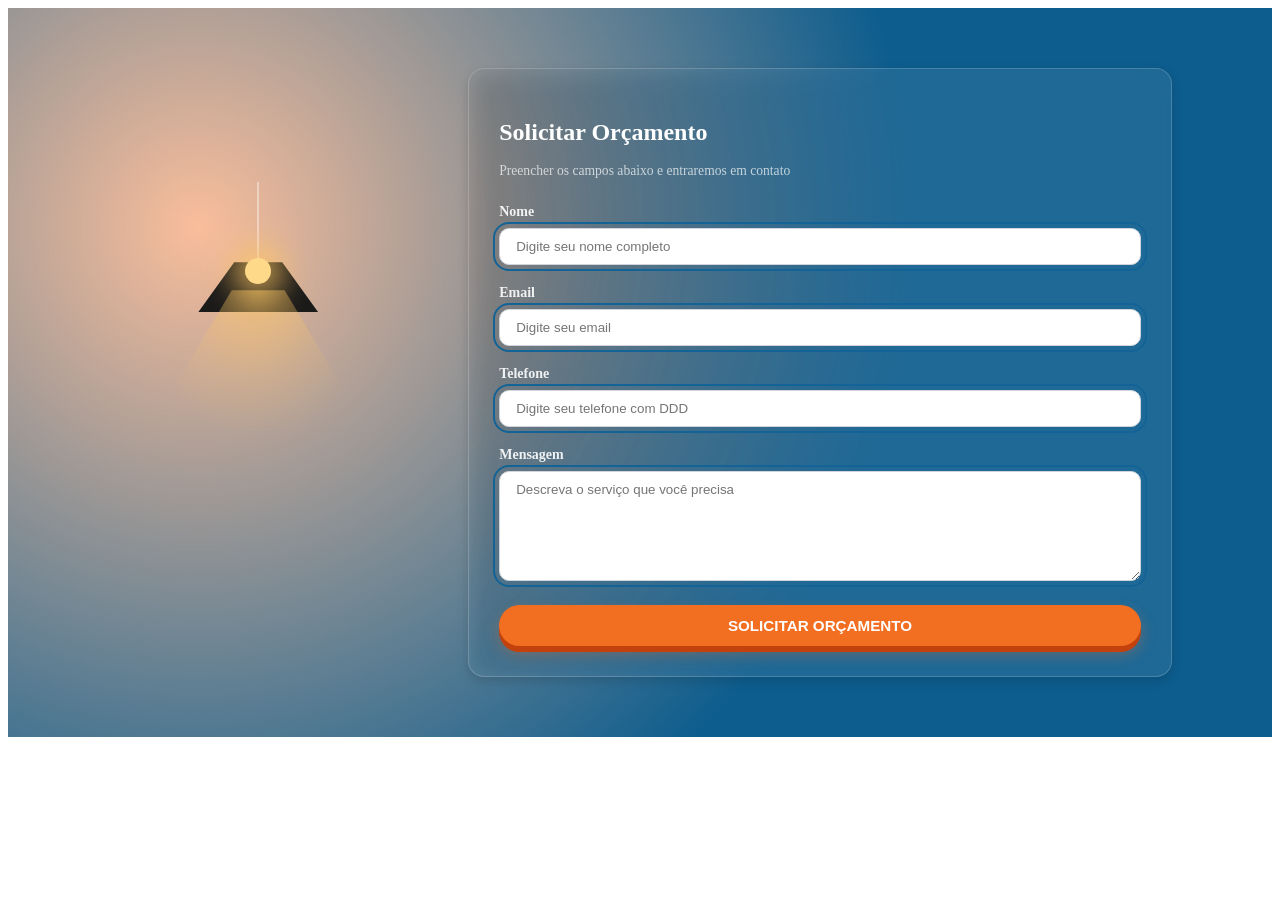
<file: testando/formulario/index.html>
<!DOCTYPE html>
<html lang="pt-br">

<head>
    <meta charset="UTF-8">
    <meta name="viewport" content="width=device-width, initial-scale=1.0">
    <title>Document</title>
    <link rel="stylesheet" href="style.css">
</head>

<body>
    <section class="container-formulario">

        <div class="lamp-wrapper">
            <div class="lamp-cord"></div>
            <div class="lamp-shade"></div>
            <div class="lamp-glow"></div>
            <div class="lamp-cone"></div>
        </div>


        <section class="container-contato">
            <h2 class="formulario-titulo">Solicitar Orçamento</h2>
            <p class="formulario-subtitulo">Preencher os campos abaixo e entraremos em contato</p>

            <form action="https://api.web3forms.com/submit" method="POST">
                <input type="hidden" name="access_key" value="bb0d2807-3f85-4d67-b109-12ff6352b318">
                <div class="grupo-formulario">
                    <label for="nome">Nome</label>
                    <input type="text" id="nome" name="nome" required placeholder="Digite seu nome completo">
                </div>

                <div class="grupo-formulario">
                    <label for="email">Email</label>
                    <input type="email" id="email" name="email" required placeholder="Digite seu email">
                </div>

                <div class="grupo-formulario">
                    <label for="telefone">Telefone</label>
                    <input type="tel" id="telefone" name="telefone" required placeholder="Digite seu telefone com DDD">
                </div>

                <div class="grupo-formulario">
                    <label for="mensagem">Mensagem</label>
                    <textarea id="mensagem" name="mensagem" placeholder="Descreva o serviço que você precisa"></textarea>
                </div>

                <button type="submit" class="btn-form">SOLICITAR ORÇAMENTO</button>
            </form>

        </section>
    </section>
    <script src="formulario.js"></script>
</body>

</html>
</file>
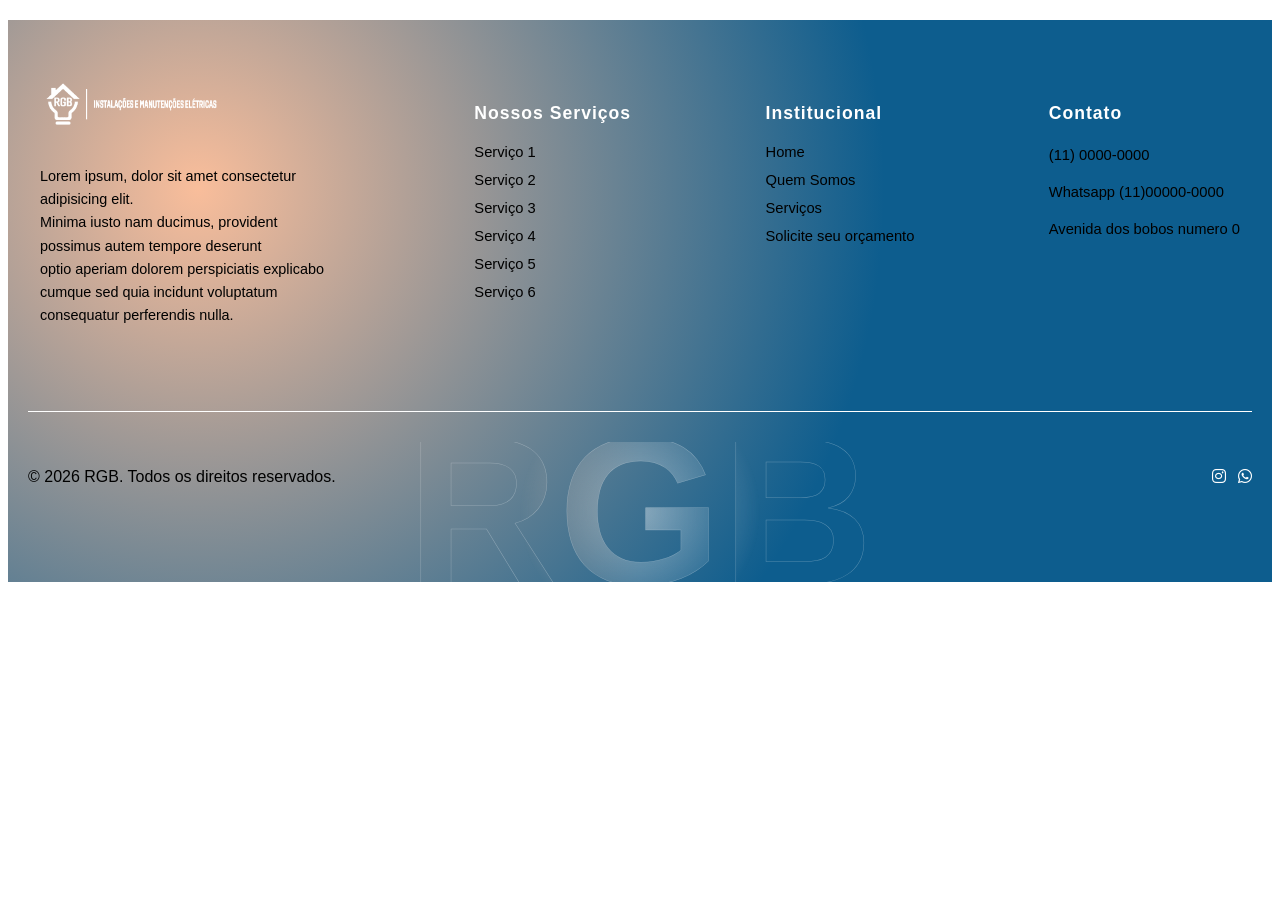
<file: testando/footer/footer.html>
<!DOCTYPE html>
<html lang="en">

<head>
    <meta charset="UTF-8">
    <meta name="viewport" content="width=device-width, initial-scale=1.0">
    <title>Document</title>
    <link rel="stylesheet" href="footer.css">
    <link rel="stylesheet" href="https://cdnjs.cloudflare.com/ajax/libs/font-awesome/6.5.1/css/all.min.css">
    
</head>

<body>
    <footer class="container-footer">
        <div class="footer-content">
            <div class="logo_e_resumo">
                <a href="../index.html">
                    <img class="nav_logo" src="../Imagens/rgb-logo-horizontal.png"
                        alt="Logo RGB Instalações e Manutenções Elétricas">
                </a>
                <p>Lorem ipsum, dolor sit amet consectetur adipisicing elit. <br>Minima iusto nam ducimus, provident
                    possimus autem tempore deserunt <br> optio aperiam dolorem perspiciatis explicabo cumque sed quia
                    incidunt voluptatum consequatur perferendis nulla.</p>
            </div>
            <div class="nossos_servicos">
                <h4>Nossos Serviços</h4>
                <a href="#">Serviço 1</a>
                <a href="#">Serviço 2</a>
                <a href="#">Serviço 3</a>
                <a href="#">Serviço 4</a>
                <a href="#">Serviço 5</a>
                <a href="#">Serviço 6</a>
            </div>
            <div class="institucional">
                <h4>Institucional</h4>
                <a href="../index.html">Home</a>
                <a href="quemSomos.html">Quem Somos</a>
                <a href="servicos.html">Serviços</a>
                <a href="paginaOrcamento.html">Solicite seu orçamento</a>
            </div>
            <div class="contato">
                <h4>Contato</h4>
                <p class="contato-item">(11) 0000-0000</p>
                <p class="contato-item">Whatsapp (11)00000-0000</p>
                <p class="contato-item">Avenida dos bobos numero 0</p>
            </div>
        </div>
        <hr class="footer-divider">
        <div class="footer-bottom">
            <p>© 2026 RGB. Todos os direitos reservados.</p>
            <div class="footer-socials">
                <a href="#"><i class="fab fa-instagram"></i>
                </a>
                <a href="#"><i class="fab fa-whatsapp"></i></a>
            </div>
        </div>
        <div class="hover-text-wrap">
            <h2 class="hover-text-base">
                <span class="letter letter-r">R</span>
                <span class="letter letter-g">G</span>
                <span class="letter letter-b">B</span>
            </h2>
            <h2 class="hover-text-fill">
                <span class="letter letter-r">R</span>
                <span class="letter letter-g">G</span>
                <span class="letter letter-b">B</span>
            </h2>
        </div>

    </footer>
    <script src="footer.js"></script>
</body>

</html>
</file>
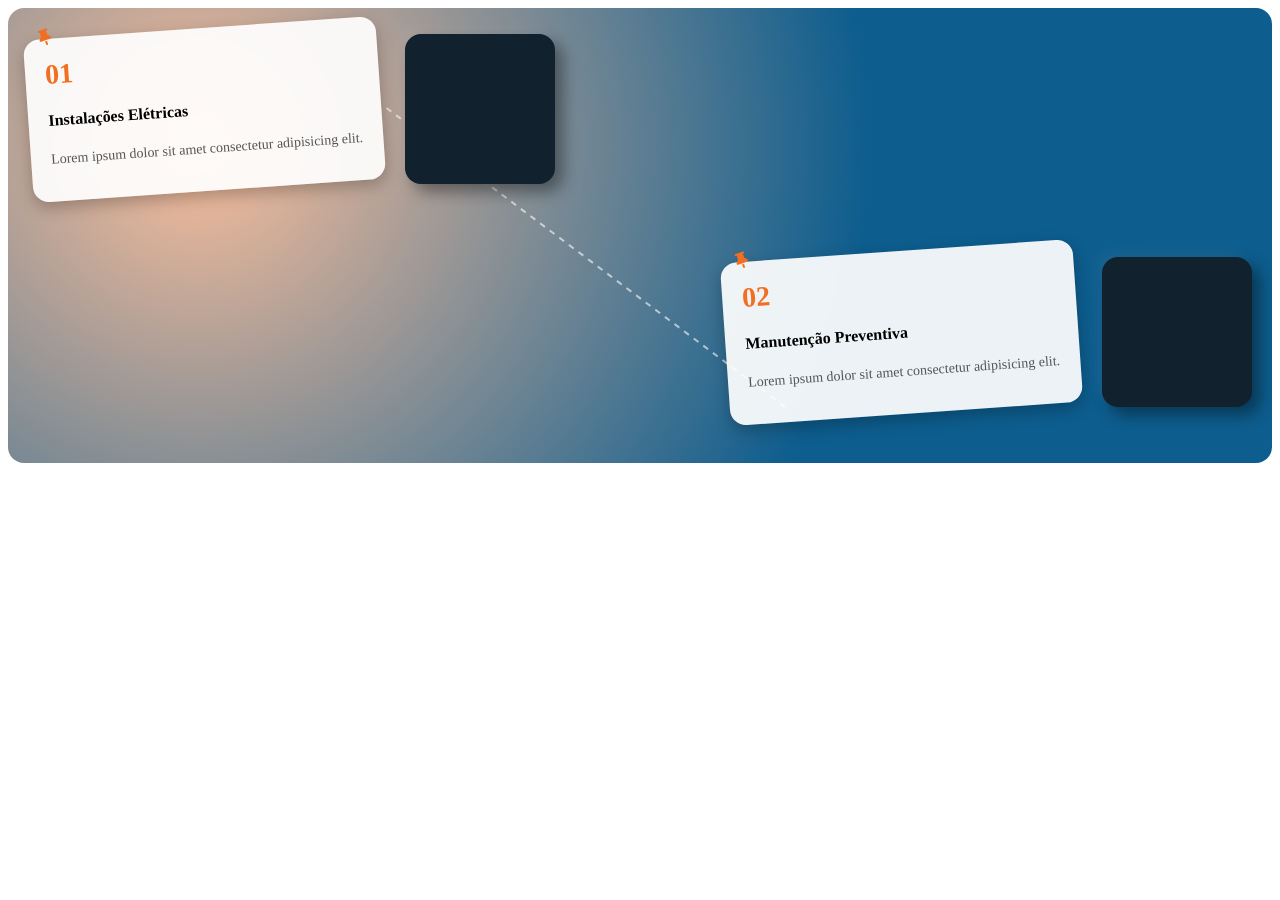
<file: testando/serviços/servicos.html>
<!DOCTYPE html>
<html lang="pt-br">

<head>
    <meta charset="UTF-8">
    <meta name="viewport" content="width=device-width, initial-scale=1.0">
    <title>Document</title>
    <link rel="stylesheet" href="servicos.css">
    <link rel="stylesheet" href="https://cdnjs.cloudflare.com/ajax/libs/font-awesome/6.5.1/css/all.min.css">
</head>

<body>
    <section class="servicos">
        <svg class="linha-servico" viewBox="0 0 707 455" xmlns="http://www.w3.org/2000/svg">
            <line x1="100" y1="100" x2="500" y2="400" stroke="rgba(255,255,255,0.6)" stroke-width="2" stroke-dasharray="6 6"></line>
        </svg>
        <div class="servico-item servico-item-esquerda">
            <div class="servico-passo">
                <p class="passo-numero">01</p>
                <i class="fa-solid fa-thumbtack"></i>
                <h4>Instalações
                    Elétricas
                </h4>
                <p class="passo-texto">Lorem ipsum dolor sit amet consectetur adipisicing elit. </p>
            </div>

            <div class="servico-media"></div>
        </div>
        <div class="servico-item servico-item-direita">
            <div class="servico-passo">
                <p class="passo-numero">02</p>
                <i class="fa-solid fa-thumbtack"></i>
                <h4>Manutenção Preventiva
                </h4>
                <p class="passo-texto">Lorem ipsum dolor sit amet consectetur adipisicing elit. </p>
            </div>
            <div class="servico-media"></div>
        </div>
    </section>
    <script src="servicos.js"></script>
</body>

</html>
</file>
<file: testando/formulario/style.css>
.container-formulario {
    display: flex;
    align-items: center;
    justify-content: center;
    gap: 60px;
    flex-wrap: wrap;
    padding: 60px 20px;
    background: radial-gradient(circle at 15% 30%, rgba(242, 110, 33, 0.45) 0%, rgb(13, 93, 142) 60%);
}

/*Formulario contato*/

.container-contato {
  flex: 0.8;
  border-radius: 16px;
  padding: 30px;
  display: flex;
  flex-direction: column;
  justify-content: center;
  box-shadow: 0 4px 12px rgba(0, 0, 0, 0.15);
  backdrop-filter: blur(14px);
  border: 1px solid rgba(255,255,255,0.18);
  background: rgba(255,255,255,0.08);
}

.formulario-titulo{
    color: #ffffff;
    font-size: 1.5rem;
    font-weight: bold;
    margin-bottom: 1px;
}

.formulario-subtitulo{
    color: rgba(255,255,255,0.7);
    font-size: 0.85rem;
    margin-bottom: 1.5rem;
    line-height: 1.4;
}

.grupo-formulario{
    margin-bottom: 1.25rem;
}

.grupo-formulario label{
    display: block;
    font-size: 0.875rem;
    color: rgba(255,255,255,0.9);
    margin-bottom: 6px;
    font-weight: 700;
    margin-bottom: 8px;
}

.grupo-formulario input,
 .grupo-formulario textarea {
  width: 100%;
  border-radius: 10px;
  outline: 2px solid #136397;
  border: 2px solid transparent;
  font-family: -apple-system, BlinkMacSystemFont, 'Segoe UI', Roboto, Oxygen, Ubuntu, Cantarell, 'Open Sans', 'Helvetica Neue', sans-serif;
  background-color: #ffffff;
  outline-offset: 4px;
  padding: 10px 1rem;
  box-sizing: border-box;
  border: 1.5px solid #d1d5db;
}

.grupo-formulario textarea {
  min-height: 110px;
  resize: vertical;
}

.grupo-formulario input:focus,
.grupo-formulario textarea:focus {
  background-color: #ffffff;
  outline: none;
  box-shadow: 0 0 0 2px #F26E21, 0 0 0 2px #136397;
}



/*Configurações botão orçamento*/

.btn-form {
    position: relative;
    display: inline-flex;
    align-items: center;
    justify-content: center;
    padding: 12px 28px;
    background-color: #F26E21;
    color: #ffffff;
    font-size: 0.95rem;
    font-weight: 700;
    text-decoration: none;
    border-radius: 999px;
    border: none;
    outline: none;
    cursor: pointer;
    box-shadow: 0 6px 0px #c2410c, 0 8px 15px rgba(242, 110, 33, 0.35);
    overflow: hidden;
    z-index: 1;
    transition: all 0.25s cubic-bezier(0.25, 0.8, 0.25, 1);
    width: 100%;
}

.btn-form:before {
    content: '';
    position: absolute;
    top: 0;
    left: 0;
    width: 0%;
    height: 100%;
    background-color: #136397;
    /* Azul RGB no hover */
    border-radius: 999px;
    z-index: -1;
    transition: width 0.35s ease-in-out;
}

.btn-form:hover{
    box-shadow: 0 6px 0px #0e4b73, 0 10px 20px rgba(19, 99, 151, 0.4);
    transform: translateY(-2px);
}

.btn-form:hover::before {
  width: 100%;
}

/*Configurações lampada*/
.lamp-wrapper{
  position: relative;
  width: 300px;
  height: 380px;
  display: flex;
  flex-direction: column;
  align-items: center;
}

.lamp-cord{
  width: 2px;
  height: 80px;
  background:rgba(255,255,255,0.4);
}

.lamp-shade{
  width: 120px;
  height: 50px;
  background-color: #1a1a1a;
  clip-path: polygon(30% 0%, 70% 0%, 100% 100%, 0% 100%);
}

.lamp-glow{
  position: absolute;
  top: 76px;
  width: 26px;
  height: 26px;
  border-radius: 50%;
  background: #ffd98a;
  box-shadow: 0 0 30px 14px rgba(255, 200, 100, 0.7);
}

.lamp-cone{
  position: absolute;
  top: 108px;
  width: 220px;
  height: 140px;
  background: radial-gradient(ellipse at top, rgba(255, 200, 100, 0.55) 0%, rgba(255, 200, 100, 0.15) 45%, transparent 75%);
  clip-path: polygon(38% 0%, 62% 0%, 100% 100%, 0% 100%);
}

.lamp-glow, .lamp-cone{
  opacity: 0;
}

@keyframes acender {
  0%   { opacity: 0; }
  20%  { opacity: 1; }
  35%  { opacity: 0.4; }
  50%  { opacity: 0.9; }
  70%  { opacity: 0.5; }
  100% { opacity: 1; }
}

@keyframes acenderAmbiente {
  0%   { filter: brightness(0.75); }
  20%  { filter: brightness(0.95); }
  35%  { filter: brightness(0.82); }
  50%  { filter: brightness(0.93); }
  70%  { filter: brightness(0.75); }
  100% { filter: brightness(1); }
}

.container-formulario.acesa{
  animation: acenderAmbiente 1.5s ease-in-out forwards;
}

.container-formulario.acesa .lamp-glow,
.container-formulario.acesa .lamp-cone{
  animation: acender 1.5s ease-in-out forwards;
}
</file>
<file: testando/footer/footer.css>
.container-footer{
  background: radial-gradient(circle at 15% 30%, rgba(242, 110, 33, 0.45) 0%, rgb(13, 93, 142) 60%);
  font-family: 'Franklin Gothic Medium', 'Arial Narrow', Arial, sans-serif;
  color: #000;
  padding-top: 60px;
  width: 100%;
  margin: 20px auto;
  overflow: hidden;
}

.footer-content{
    max-width: 1200px;
    margin: 0 auto;
    padding: 0 20px 50px 20px;
    display: flex;
    justify-content: space-between;
    gap: 40px;
    flex-wrap: wrap;
    font-size: 0.95rem;
}


.logo_e_resumo{
    max-width: 300px;
}

.logo_e_resumo img{
    width: auto;
    height: 48px;
    margin-bottom: 20px;
    display: inline-block;
    filter: brightness(0) invert(1);
}

.logo_e_resumo p {
  color: #000; /* Cinza claro para leitura */
  font-size: 0.9rem;
  line-height: 1.6;
}

/* Títulos de todas as colunas */
.container-footer h4 {
  color: #ffffff;
  font-size: 1.1rem;
  font-weight: 700;
  margin-bottom: 20px;
  letter-spacing: 1px;
}

/* Colunas de Links */
.nossos_servicos, 
.institucional {
  display: flex;
  flex-direction: column;
}

.nossos_servicos a, 
.institucional a {
  color: #000;
  text-decoration: none;
  font-size: 0.92rem;
  margin-bottom: 12px;
  transition: all 0.2s ease;
  display: inline-block;
}

/* Efeito ao passar o mouse nos links */
.nossos_servicos a:hover, 
.institucional a:hover {
  color: #F26E21; /* Laranja da RGB */
  transform: translateX(4px); /* Desliza suavemente para a direita */
}

/* Coluna de Contato */
.contato {
  max-width: 260px;
}

.contato-item {
  color: #000;
  font-size: 0.92rem;
  margin-bottom: 14px;
  line-height: 1.5;
}

.footer-divider{
  border: none;
  border-top: 1px solid #ffffff;
  background-color: rgba(255,255,255,0.2);
  margin: 20px ;
}

.footer-bottom{
  display: flex;
  justify-content: space-between;
  align-items: center;
  padding: 16px 0;
  position: relative;
  z-index: 2;
}

.footer-bottom p{
  margin: 20px;
}

.footer-socials{
  display: flex;
  gap: 12px;
  margin: 20px;
}

.footer-socials i{
  color: #fff;
}

.hover-text-wrap{
  position: relative;
  height: 140px;
  display: flex;
  align-items: center;
  justify-content: center;
  overflow: hidden;
  z-index: 1;
  margin-top: -80px;
  
}

.hover-text-base,
.hover-text-fill{
  position: absolute;
  inset: 0;
  display: flex;
  align-items: center;
  justify-content: center;
  font-size: 210px;
  font-weight: 700;
  margin: 0;
}

.hover-text-base{
  color: transparent;
  -webkit-text-stroke: 0.5px rgba(255,255,255,0.3)
}

.hover-text-fill{
  color: transparent;
  background: linear-gradient(to right, #F26E21,rgba(255, 255, 255, 0.4), rgb(13, 93, 142));
  background-clip: text;
  -webkit-background-clip: text;
  -webkit-text-fill-color: transparent;
  -webkit-mask-image: radial-gradient(circle 120px at var(--mx, 50%) var(--my, 50%), black 0%, transparent 100%);
  mask-image: radial-gradient(circle 120px at var(--mx, 50%) var(--my, 50%), black 0%, transparent 100%);

}

.letter{
  display: inline-block;
}
</file>
<file: testando/serviços/servicos.css>
.servicos{
    position: relative;
    background: radial-gradient(circle at 15% 30%, rgba(242, 110, 33, 0.45) 0%, rgb(13, 93, 142) 60%);
    padding:  20px 20px 50px 20px;
    overflow: hidden;
    border-radius: 16px;
    display: flex;
    flex-direction: column;
    gap: 60px;
}

.servico-item{
    display: flex;
    align-items: center;
    gap: 24px;
}

.servico-item:hover{
    transform: translate(-3px, -3px);
    transition: all 0.40s ease-out;
}

.servico-item-esquerda{
    align-self: flex-start;

}

.servico-item-direita{
    align-self: flex-end;
}

.servico-passo{
    padding: 20px;
    background: rgba(255, 255, 255, 0.92);
    border-radius: 16px;
    box-shadow: 0 6px 16px rgba(0, 0, 0, 0.25);
    transform: rotate(-4deg);
    position: relative;
    z-index: 2;
}

.passo-numero{
    font-size: 28px;
    font-weight: 700;
    color: #F26E21;
    margin: 0;
}

.passo-texto{
    font-size: 14px;
    color: #555;
}

.servico-passo i{
    position: absolute;
    top: -10px;
    left: 16px;
    color: #F26E21;
    transform: rotate(-15deg);
}

.servico-media{
    width: 150px;
    height: 150px;
    background: #12212E;
    border-radius: 16px;
    box-shadow: 8px 8px 16px rgba(0, 0, 0, 0.4), -6px -6px 12px rgba(255, 255, 255, 0.05);
    position: relative;
    z-index: 2;
}

.linha-servico{
    position: absolute;
    top: 0;
    left: 0;
    width: 100%;
    height: 100%;
    pointer-events: none;
    z-index: 0;
}
</file>
